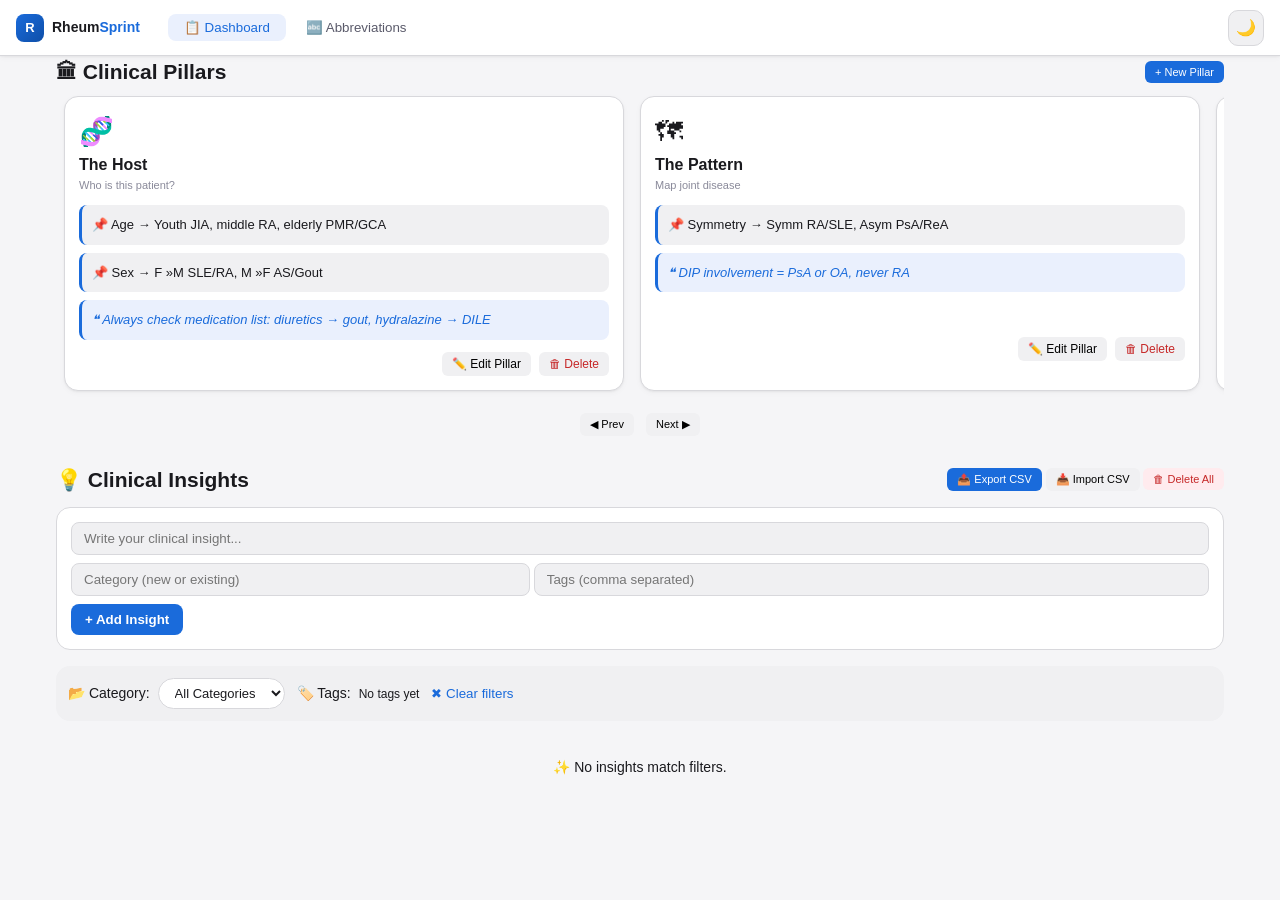
<file: study.html>
<!DOCTYPE html>
<html lang="en">
<head>
<meta charset="UTF-8">
<meta name="viewport" content="width=device-width, initial-scale=1.0, user-scalable=yes">
<title>RheumSprint Pro — Flexible Pillars, Dynamic Categories, Smart Navbar</title>
<style>
  * {
    box-sizing: border-box;
    margin: 0;
    padding: 0;
    -webkit-tap-highlight-color: transparent;
  }

  :root {
    --bg: #f5f5f7;
    --surface: #ffffff;
    --surface2: #f0f0f2;
    --border: #d8d8dc;
    --text: #1a1a1e;
    --text2: #5a5a6a;
    --text3: #8a8a9a;
    --accent: #1a6bdb;
    --accent2: #0e4fa8;
    --accent-bg: #eaf0fd;
    --radius: 14px;
    --radius-sm: 8px;
    --header-h: 56px;
    --tab-h: 56px;
    --shadow-sm: 0 1px 2px rgba(0,0,0,0.05), 0 2px 6px rgba(0,0,0,0.03);
    --shadow-md: 0 2px 8px rgba(0,0,0,0.08), 0 4px 16px rgba(0,0,0,0.05);
  }

  [data-theme="dark"] {
    --bg: #0f0f13;
    --surface: #1c1c22;
    --surface2: #26262e;
    --border: #3a3a46;
    --text: #f0f0f5;
    --text2: #a0a0b0;
    --text3: #606070;
    --accent: #4d8ef5;
    --accent-bg: #1a2540;
    --shadow-sm: 0 1px 3px rgba(0,0,0,0.3);
    --shadow-md: 0 4px 12px rgba(0,0,0,0.4);
  }

  body {
    font-family: -apple-system, BlinkMacSystemFont, 'SF Pro Text', 'Helvetica Neue', sans-serif;
    background: var(--bg);
    color: var(--text);
    font-size: 14px;
    line-height: 1.5;
    transition: background 0.2s;
  }

  /* Header with enhanced shadow */
  header {
    position: fixed;
    top: 0;
    left: 0;
    right: 0;
    z-index: 100;
    height: var(--header-h);
    background: var(--surface);
    border-bottom: 1px solid var(--border);
    display: flex;
    align-items: center;
    gap: 12px;
    padding: 0 16px;
    backdrop-filter: blur(16px);
    box-shadow: var(--shadow-sm);
  }

  .logo { display: flex; align-items: center; gap: 8px; font-weight: 700; }
  .logo-icon { width: 28px; height: 28px; border-radius: 8px; background: linear-gradient(135deg, #1a6bdb, #0e4fa8); display: flex; align-items: center; justify-content: center; font-size: 13px; color: white; }
  .header-tabs { display: flex; gap: 4px; margin-left: 16px; }
  .header-tab { padding: 6px 16px; border-radius: 8px; background: transparent; color: var(--text2); font-weight: 500; border: none; cursor: pointer; }
  .header-tab.active { background: var(--accent-bg); color: var(--accent); }
  .spacer { flex: 1; }
  .theme-btn { width: 36px; height: 36px; border-radius: 10px; border: 1px solid var(--border); background: var(--surface2); color: var(--text2); font-size: 16px; cursor: pointer; }
  .main { padding-top: var(--header-h); padding: var(--header-h) 16px 16px; max-width: 1200px; margin: 0 auto; }
  .tab-panel { display: none; }
  .tab-panel.active { display: block; }

  /* Bottom Nav with hide/show on scroll - hidden by default animation */
  .bottom-nav {
    display: none;
    position: fixed;
    bottom: 0;
    left: 0;
    right: 0;
    background: var(--surface);
    border-top: 1px solid var(--border);
    height: var(--tab-h);
    backdrop-filter: blur(16px);
    box-shadow: var(--shadow-md);
    transition: transform 0.3s ease;
    transform: translateY(0);
    z-index: 99;
  }
  .bottom-nav.hide-nav {
    transform: translateY(100%);
  }
  .bottom-nav-btn {
    flex: 1;
    display: flex;
    flex-direction: column;
    align-items: center;
    justify-content: center;
    background: transparent;
    border: none;
    color: var(--text3);
    cursor: pointer;
  }
  .bottom-nav-btn.active { color: var(--accent); }
  @media (max-width: 680px) { .header-tabs { display: none; } .bottom-nav { display: flex; } .main { padding-bottom: calc(var(--tab-h) + 12px); } }

  /* Pillar Slider - enhanced card design with flexible content */
  .pillar-slider-container { margin-bottom: 28px; }
  .pillar-slider { display: flex; overflow-x: auto; scroll-snap-type: x mandatory; gap: 16px; padding: 8px 8px 16px; scroll-behavior: smooth; }
  .pillar-slide { flex: 0 0 calc(100% - 48px); scroll-snap-align: center; background: var(--surface); border-radius: var(--radius); border: 1px solid var(--border); box-shadow: var(--shadow-sm); transition: box-shadow 0.2s; }
  .pillar-slide:hover { box-shadow: var(--shadow-md); }
  @media (min-width: 680px) { .pillar-slide { flex: 0 0 calc(50% - 16px); } }
  .pillar-card-inner { padding: 14px; }
  .pillar-header-row { display: flex; justify-content: space-between; align-items: flex-start; margin-bottom: 12px; }
  .pillar-content-area { min-height: 120px; }
  .pillar-content-item { background: var(--surface2); padding: 10px; border-radius: var(--radius-sm); margin-bottom: 8px; font-size: 13px; border-left: 3px solid var(--accent); }
  .pillar-quote { font-style: italic; color: var(--accent); background: var(--accent-bg); }
  .pillar-actions { display: flex; gap: 8px; justify-content: flex-end; margin-top: 12px; }

  /* Insight Cards with dynamic categories */
  .insight-card {
    background: var(--surface);
    border-radius: var(--radius);
    border: 1px solid var(--border);
    padding: 14px;
    margin-bottom: 12px;
    box-shadow: var(--shadow-sm);
  }
  .insight-header { display: flex; justify-content: space-between; align-items: center; flex-wrap: wrap; gap: 8px; margin-bottom: 8px; }
  .insight-category-badge { background: var(--accent-bg); color: var(--accent); padding: 3px 10px; border-radius: 20px; font-size: 11px; font-weight: 600; cursor: pointer; }
  .insight-timestamp { font-size: 10px; color: var(--text3); font-family: monospace; }
  .insight-text { font-size: 13.5px; margin: 8px 0; line-height: 1.45; }
  .insight-tags { display: flex; flex-wrap: wrap; gap: 6px; margin: 8px 0; }
  .tag { background: var(--surface2); padding: 3px 8px; border-radius: 16px; font-size: 10px; font-weight: 500; cursor: pointer; transition: all 0.1s; border: 1px solid var(--border); }
  .tag.active-filter { background: var(--accent); color: white; border-color: var(--accent); }
  .filter-bar {
    display: flex;
    flex-wrap: wrap;
    gap: 12px;
    margin: 16px 0;
    align-items: center;
    background: var(--surface2);
    padding: 12px;
    border-radius: var(--radius);
  }
  .filter-group { display: flex; align-items: center; gap: 8px; flex-wrap: wrap; }
  .filter-select { padding: 6px 12px; border-radius: 20px; border: 1px solid var(--border); background: var(--surface); color: var(--text); font-size: 13px; cursor: pointer; }
  .btn-icon { background: var(--surface2); border: none; padding: 5px 10px; border-radius: 6px; cursor: pointer; font-size: 12px; transition: all 0.1s; }
  .btn { padding: 8px 14px; border-radius: var(--radius-sm); border: none; background: var(--accent); color: white; font-weight: 600; cursor: pointer; }
  .btn-sm { padding: 5px 10px; font-size: 11px; border-radius: 6px; background: var(--surface2); border: none; cursor: pointer; }
  .search-input { background: var(--surface2); border: 1px solid var(--border); border-radius: var(--radius-sm); padding: 8px 12px; color: var(--text); width: 100%; }
  .flex-between { display: flex; justify-content: space-between; align-items: center; flex-wrap: wrap; gap: 10px; }
  .modal-overlay { position: fixed; inset: 0; background: rgba(0,0,0,0.5); z-index: 1000; display: none; align-items: center; justify-content: center; }
  .modal-content { background: var(--surface); border-radius: var(--radius); padding: 20px; width: 90%; max-width: 550px; max-height: 80vh; overflow-y: auto; border: 1px solid var(--border); }
  .abbrev-table { background: var(--surface); border-radius: var(--radius); border: 1px solid var(--border); overflow-x: auto; }
  .abbrev-header, .abbrev-row { display: grid; grid-template-columns: 100px 1fr 110px 80px; padding: 10px 12px; border-bottom: 1px solid var(--border); align-items: center; }
  @media (max-width: 680px) { .abbrev-header, .abbrev-row { grid-template-columns: 80px 1fr 70px; } .desktop-cat { display: none; } }
</style>
</head>
<body>

<header>
  <div class="logo"><div class="logo-icon">R</div><span>Rheum<span style="color:var(--accent)">Sprint</span></span></div>
  <nav class="header-tabs">
    <button class="header-tab active" onclick="switchTab('dashboard')">📋 Dashboard</button>
    <button class="header-tab" onclick="switchTab('abbreviations')">🔤 Abbreviations</button>
  </nav>
  <div class="spacer"></div>
  <button class="theme-btn" onclick="toggleTheme()">🌙</button>
</header>

<div class="main">
  <!-- DASHBOARD TAB -->
  <div class="tab-panel active" id="tab-dashboard">
    <div class="flex-between"><h2>🏛 Clinical Pillars</h2><button class="btn-sm" onclick="showAddPillarModal()" style="background:var(--accent);color:white;">+ New Pillar</button></div>
    <div class="pillar-slider-container"><div class="pillar-slider" id="pillarSlider"></div>
      <div style="display:flex;justify-content:center;gap:12px;margin-top:6px;"><button class="btn-sm" onclick="slidePillar(-1)">◀ Prev</button><button class="btn-sm" onclick="slidePillar(1)">Next ▶</button></div>
    </div>
    <div class="flex-between" style="margin-top: 24px;"><h2>💡 Clinical Insights</h2>
      <div><button class="btn-sm" onclick="exportInsightsToCSV()" style="background:var(--accent);color:white;">📤 Export CSV</button>
      <button class="btn-sm" onclick="triggerImport()">📥 Import CSV</button><input type="file" id="csvImportFile" accept=".csv" style="display:none" onchange="importInsightsFromCSV(this)"/>
      <button class="btn-sm" onclick="deleteAllInsights()" style="background:#ffebee;color:#c62828;">🗑 Delete All</button></div>
    </div>
    <!-- Add Insight Form -->
    <div style="background:var(--surface);border-radius:var(--radius);padding:14px;margin:12px 0;border:1px solid var(--border);">
      <input type="text" id="insight-text-input" class="search-input" placeholder="Write your clinical insight..." style="margin-bottom:8px;" />
      <div style="display:flex;gap:8px;flex-wrap:wrap;margin-bottom:8px;">
        <div style="flex:1; display:flex; gap:4px;"><input type="text" id="insight-category-input" class="search-input" placeholder="Category (new or existing)" list="category-datalist" style="flex:2"/><datalist id="category-datalist"></datalist>
        <input type="text" id="insight-tags-input" class="search-input" style="flex:3;" placeholder="Tags (comma separated)" /></div>
      </div>
      <button class="btn" onclick="addInsight()">+ Add Insight</button>
    </div>
    <!-- Filters -->
    <div class="filter-bar"><div class="filter-group"><span>📂 Category:</span><select id="category-filter" class="filter-select" onchange="applyFilters()"></select></div>
      <div class="filter-group"><span>🏷️ Tags:</span><div id="tag-filters-container" style="display:flex;flex-wrap:wrap;gap:6px;"></div></div>
      <button class="filter-clear" onclick="clearFilters()" style="background:transparent;border:none;color:var(--accent);cursor:pointer;">✖ Clear filters</button>
    </div>
    <div id="insights-list-container"></div>
  </div>

  <!-- ABBREVIATIONS TAB -->
  <div class="tab-panel" id="tab-abbreviations">
    <div class="flex-between"><h2>📖 Abbreviation Master List</h2><button class="btn-sm" onclick="deleteAllCustomAbbrev()" style="background:#ffebee;color:#c62828;">⚠ Delete All Custom</button></div>
    <div style="margin:12px 0; display:flex; gap:8px; flex-wrap:wrap;">
      <input type="text" id="abbrev-search" class="search-input" placeholder="Search code / meaning..." style="flex:1;" oninput="renderAbbrevTable()">
      <select id="cat-filter-abbrev" class="search-input" onchange="renderAbbrevTable()"></select>
    </div>
    <div class="abbrev-table"><div class="abbrev-header"><div>Code</div><div>Meaning</div><div class="desktop-cat">Category</div><div>Actions</div></div><div id="abbrev-table-body"></div></div>
    <div style="background:var(--surface);border-radius:var(--radius);padding:16px;margin-top:16px;border:1px solid var(--border);">
      <h4>➕ Add Custom Abbreviation</h4>
      <div style="display:flex; gap:8px; flex-wrap:wrap; margin-top:8px;">
        <input type="text" id="new-code" placeholder="Code" style="flex:1;" class="search-input">
        <input type="text" id="new-meaning" placeholder="Meaning" style="flex:2;" class="search-input">
        <select id="new-cat-select" class="search-input"></select>
        <button class="btn" onclick="addCustomAbbrev()">Add</button>
      </div>
    </div>
  </div>
</div>

<nav class="bottom-nav" id="bottomNav"><button class="bottom-nav-btn active" onclick="switchTab('dashboard')">📋 Dashboard</button><button class="bottom-nav-btn" onclick="switchTab('abbreviations')">🔤 Abbrevs</button></nav>

<!-- Edit Modals -->
<div id="editModal" class="modal-overlay" onclick="if(event.target===this) closeModal()"><div class="modal-content"><h3>✏️ Edit Insight</h3><input type="hidden" id="edit-id" /><label>Text</label><textarea id="edit-text" rows="3" style="width:100%"></textarea><label>Category</label><input type="text" id="edit-category" class="search-input" list="category-datalist-edit" /><datalist id="category-datalist-edit"></datalist><label>Tags</label><input type="text" id="edit-tags" class="search-input" /><div style="display:flex; gap:8px; margin-top:16px;"><button class="btn-sm" onclick="closeModal()">Cancel</button><button class="btn" onclick="saveEditInsight()">Save</button></div></div></div>

<div id="pillarEditModal" class="modal-overlay" onclick="if(event.target===this) closePillarModal()"><div class="modal-content"><h3>🗂 Edit Pillar</h3><input type="hidden" id="pillar-edit-idx" /><label>Title</label><input type="text" id="pillar-title" class="search-input" /><label>Subtitle</label><input type="text" id="pillar-subtitle" class="search-input" /><label>Content (each line: type:content | types: text, quote)</label><div id="pillar-content-editor"></div><button class="btn" onclick="savePillarEdit()">Save Changes</button></div></div>

<script>
  // ---------- DATA ----------
  let customEntries = JSON.parse(localStorage.getItem('rsp_custom') || '[]');
  let insights = JSON.parse(localStorage.getItem('rsp_insights_v4') || '[]');
  let userPillars = JSON.parse(localStorage.getItem('rsp_pillars_v2') || '[]');
  let activeCategoryFilter = 'all';
  let activeTagFilters = new Set();

  // Default pillars with flexible content array: each item { type: 'text' or 'quote', content: string }
  const DEFAULT_PILLARS = [
    { id: "p1", title: "The Host", subtitle: "Who is this patient?", icon: "🧬", content: [{ type: "text", content: "Age → Youth JIA, middle RA, elderly PMR/GCA" },{ type: "text", content: "Sex → F »M SLE/RA, M »F AS/Gout" },{ type: "quote", content: "Always check medication list: diuretics → gout, hydralazine → DILE" }] },
    { id: "p2", title: "The Pattern", subtitle: "Map joint disease", icon: "🗺", content: [{ type: "text", content: "Symmetry → Symm RA/SLE, Asym PsA/ReA" },{ type: "quote", content: "DIP involvement = PsA or OA, never RA" }] },
    { id: "p3", title: "The Time", subtitle: "Tempo tells tale", icon: "⏱", content: [{ type: "text", content: "<24h acute → Gout, Septic" },{ type: "text", content: "EMS >1hr = inflammatory" },{ type: "quote", content: "Night pain waking at 3-5am = inflammatory axial disease" }] },
    { id: "p4", title: "The Systemic", subtitle: "Beyond joints", icon: "🫀", content: [{ type: "text", content: "ILD → SSc, RA; PAH → SSc, SLE" },{ type: "quote", content: "Raynaud + nailfold capillaries = SSc until proven otherwise" }] }
  ];
  function loadPillars() { if (userPillars.length === 0) userPillars = JSON.parse(JSON.stringify(DEFAULT_PILLARS)); savePillars(); renderPillarSlider(); }
  function savePillars() { localStorage.setItem('rsp_pillars_v2', JSON.stringify(userPillars)); }
  function renderPillarSlider() {
    const container = document.getElementById('pillarSlider'); if (!container) return;
    container.innerHTML = userPillars.map((pillar, idx) => {
      const contentHtml = (pillar.content || []).map(item => `<div class="pillar-content-item ${item.type === 'quote' ? 'pillar-quote' : ''}">${item.type === 'quote' ? '❝ ' : '📌 '}${escapeHtml(item.content)}</div>`).join('');
      return `<div class="pillar-slide"><div class="pillar-card-inner"><div class="pillar-header-row"><div><div style="font-size:28px;">${pillar.icon || '📌'}</div><strong style="font-size:16px;">${escapeHtml(pillar.title)}</strong><div style="font-size:11px;color:var(--text3)">${escapeHtml(pillar.subtitle)}</div></div></div><div class="pillar-content-area">${contentHtml || '<div class="pillar-content-item">✨ Click edit to add content (text or quote)</div>'}</div><div class="pillar-actions"><button class="btn-icon" onclick="openPillarEditor(${idx})">✏️ Edit Pillar</button><button class="btn-icon" onclick="deletePillar(${idx})" style="color:#c62828;">🗑 Delete</button></div></div></div>`;
    }).join('');
    if(userPillars.length===0) container.innerHTML='<div style="padding:20px;text-align:center;">No pillars. Click "+ New Pillar" to create.</div>';
  }
  function slidePillar(d) { const s=document.getElementById('pillarSlider'); if(s) s.scrollBy({ left: s.clientWidth*0.9*d, behavior:'smooth' }); }
  function openPillarEditor(idx) { 
    const p = userPillars[idx];
    document.getElementById('pillar-edit-idx').value = idx;
    document.getElementById('pillar-title').value = p.title;
    document.getElementById('pillar-subtitle').value = p.subtitle;
    const container = document.getElementById('pillar-content-editor');
    container.innerHTML = `<div id="pillar-content-list"></div><button class="btn-sm" onclick="addPillarContentItem()" style="margin-top:8px;">+ Add Content (text/quote)</button>`;
    const listDiv = document.getElementById('pillar-content-list');
    (p.content || []).forEach((item, i) => {
      const div = document.createElement('div');
      div.style.marginBottom = '8px';
      div.style.display = 'flex';
      div.style.gap = '6px';
      div.innerHTML = `<select id="pctype-${i}" style="padding:5px;" class="filter-select"><option ${item.type==='text'?'selected':''} value="text">📘 Text</option><option ${item.type==='quote'?'selected':''} value="quote">❝ Quote</option></select><input type="text" id="pccontent-${i}" value="${escapeHtml(item.content)}" style="flex:1;" class="search-input"><button class="btn-icon" onclick="removePillarContentItem(${i})">✖</button>`;
      listDiv.appendChild(div);
    });
    document.getElementById('pillarEditModal').style.display = 'flex';
  }
  window.pillarContentCounter = 0;
  function addPillarContentItem() { const list=document.getElementById('pillar-content-list'); const idx=Date.now(); const div=document.createElement('div'); div.style.marginBottom='8px'; div.style.display='flex'; div.style.gap='6px'; div.innerHTML=`<select id="pctype-new-${idx}" class="filter-select"><option value="text">📘 Text</option><option value="quote">❝ Quote</option></select><input type="text" id="pccontent-new-${idx}" placeholder="Enter content..." class="search-input" style="flex:1;"><button class="btn-icon" onclick="this.parentElement.remove()">✖</button>`; list.appendChild(div); }
  function removePillarContentItem(idx) { const el=document.getElementById(`pctype-${idx}`)?.parentElement; if(el) el.remove(); }
  function savePillarEdit() { const idx = parseInt(document.getElementById('pillar-edit-idx').value); const newTitle = document.getElementById('pillar-title').value.trim(); const newSub = document.getElementById('pillar-subtitle').value.trim(); const contentItems = []; const listDiv = document.getElementById('pillar-content-list'); if(listDiv){ const rows = listDiv.children; for(let i=0; i<rows.length; i++){ const typeSelect = rows[i].querySelector('select'); const contentInput = rows[i].querySelector('input[type="text"]'); if(typeSelect && contentInput && contentInput.value.trim()){ contentItems.push({ type: typeSelect.value, content: contentInput.value.trim() }); } } } const newContentInputs = document.querySelectorAll('[id^="pctype-new-"]'); newContentInputs.forEach(sel => { const parent = sel.parentElement; const contentInp = parent.querySelector('input[type="text"]'); if(contentInp && contentInp.value.trim()){ contentItems.push({ type: sel.value, content: contentInp.value.trim() }); } }); if(newTitle) userPillars[idx] = { ...userPillars[idx], title: newTitle, subtitle: newSub, content: contentItems }; savePillars(); renderPillarSlider(); closePillarModal(); }
  function deletePillar(idx) { if(confirm("Delete pillar?")){ userPillars.splice(idx,1); savePillars(); renderPillarSlider(); } }
  function showAddPillarModal() { let title=prompt("Pillar title"); if(!title) return; let subtitle=prompt("Subtitle")||""; userPillars.push({ id:Date.now().toString(), title, subtitle, icon:"📘", content: [{ type:"text", content:"New insight here" }] }); savePillars(); renderPillarSlider(); }
  function closePillarModal() { document.getElementById('pillarEditModal').style.display = 'none'; }

  // ---------- INSIGHTS with dynamic categories ----------
  function getAllCategories() { return [...new Set(insights.map(i=>i.category).filter(Boolean))]; }
  function updateCategoryDatalists() { const cats=getAllCategories(); const datalist=document.getElementById('category-datalist'); if(datalist) datalist.innerHTML=cats.map(c=>`<option value="${escapeHtml(c)}">`).join(''); const editDatalist=document.getElementById('category-datalist-edit'); if(editDatalist) editDatalist.innerHTML=cats.map(c=>`<option value="${escapeHtml(c)}">`).join(''); const filterSelect=document.getElementById('category-filter'); if(filterSelect){ filterSelect.innerHTML='<option value="all">All Categories</option>'+cats.map(c=>`<option value="${escapeHtml(c)}" ${activeCategoryFilter===c?'selected':''}>${escapeHtml(c)}</option>`).join(''); if(cats.length===0) filterSelect.innerHTML='<option value="all">All Categories</option>'; } }
  function getCurrentTimestamp() { const now=new Date(); return now.toLocaleString('en-US',{month:'short',day:'numeric',hour:'2-digit',minute:'2-digit'}); }
  function addInsight() {
    const text = document.getElementById('insight-text-input').value.trim();
    if(!text) return alert("Write an insight");
    let category = document.getElementById('insight-category-input').value.trim();
    if(!category) category = "Uncategorized";
    const tagsRaw = document.getElementById('insight-tags-input').value.trim();
    let tags = tagsRaw ? tagsRaw.split(',').map(t=>t.trim().toLowerCase()).filter(t=>t) : [];
    const now = getCurrentTimestamp();
    insights.unshift({ id:Date.now(), text, category, tags, createdAt:now, updatedAt:now });
    localStorage.setItem('rsp_insights_v4', JSON.stringify(insights));
    document.getElementById('insight-text-input').value='';
    document.getElementById('insight-category-input').value='';
    document.getElementById('insight-tags-input').value='';
    updateCategoryDatalists();
    applyFilters();
  }
  function getAllTagsFromInsights() { const set=new Set(); insights.forEach(i=>{ if(i.tags) i.tags.forEach(t=>set.add(t)); }); return Array.from(set).sort(); }
  function renderTagFilters() { const container=document.getElementById('tag-filters-container'); if(!container) return; const allTags=getAllTagsFromInsights(); container.innerHTML=allTags.map(t=>`<span class="tag ${activeTagFilters.has(t)?'active-filter':''}" data-tag="${escapeHtml(t)}" onclick="toggleTagFilter('${escapeHtml(t)}')">#${escapeHtml(t)}</span>`).join(''); if(allTags.length===0) container.innerHTML='<span style="font-size:12px;">No tags yet</span>'; }
  function toggleTagFilter(tag) { if(activeTagFilters.has(tag)) activeTagFilters.delete(tag); else activeTagFilters.add(tag); renderTagFilters(); applyFilters(); }
  function applyFilters() { activeCategoryFilter = document.getElementById('category-filter')?.value || 'all'; renderInsightsList(); renderTagFilters(); updateCategoryDatalists(); }
  function clearFilters() { activeCategoryFilter='all'; activeTagFilters.clear(); if(document.getElementById('category-filter')) document.getElementById('category-filter').value='all'; renderTagFilters(); applyFilters(); }
  function renderInsightsList() {
    const container=document.getElementById('insights-list-container'); if(!container) return;
    let filtered = insights.filter(i => (activeCategoryFilter==='all' || i.category===activeCategoryFilter) && (activeTagFilters.size===0 || (i.tags && i.tags.some(t=>activeTagFilters.has(t)))));
    if(filtered.length===0){ container.innerHTML='<div style="padding:20px;text-align:center;">✨ No insights match filters.</div>'; return; }
    container.innerHTML=filtered.map(i=>`<div class="insight-card"><div class="insight-header"><span class="insight-category-badge" onclick="document.getElementById('category-filter').value='${escapeHtml(i.category)}';applyFilters()">📁 ${escapeHtml(i.category)}</span><span class="insight-timestamp">🕒 ${escapeHtml(i.updatedAt||i.createdAt)}</span></div><div class="insight-text">💡 ${escapeHtml(i.text)}</div><div class="insight-tags">${(i.tags||[]).map(t=>`<span class="tag" onclick="toggleTagFilter('${escapeHtml(t)}')">#${escapeHtml(t)}</span>`).join('')}</div><div class="insight-actions"><button class="btn-icon" onclick="openEditInsightModal(${i.id})">✏️ Edit</button><button class="btn-icon" onclick="deleteInsight(${i.id})" style="color:#c62828;">🗑 Delete</button></div></div>`).join('');
  }
  function openEditInsightModal(id) { const i=insights.find(x=>x.id===id); if(!i) return; document.getElementById('edit-id').value=i.id; document.getElementById('edit-text').value=i.text; document.getElementById('edit-category').value=i.category; document.getElementById('edit-tags').value=(i.tags||[]).join(', '); updateCategoryDatalists(); document.getElementById('editModal').style.display='flex'; }
  function saveEditInsight() { const id=parseInt(document.getElementById('edit-id').value); const newText=document.getElementById('edit-text').value.trim(); const newCat=document.getElementById('edit-category').value.trim()||"Uncategorized"; const tagsRaw=document.getElementById('edit-tags').value.trim(); const newTags=tagsRaw?tagsRaw.split(',').map(t=>t.trim().toLowerCase()).filter(t=>t):[]; if(!newText) return; const idx=insights.findIndex(i=>i.id===id); if(idx!==-1){ insights[idx]={...insights[idx], text:newText, category:newCat, tags:newTags, updatedAt:getCurrentTimestamp()}; localStorage.setItem('rsp_insights_v4',JSON.stringify(insights)); closeModal(); applyFilters(); } }
  function deleteInsight(id) { if(confirm("Delete?")){ insights=insights.filter(i=>i.id!==id); localStorage.setItem('rsp_insights_v4',JSON.stringify(insights)); applyFilters(); } }
  function deleteAllInsights() { if(confirm("Delete ALL?")){ insights=[]; localStorage.setItem('rsp_insights_v4',JSON.stringify(insights)); applyFilters(); } }
  function closeModal() { document.getElementById('editModal').style.display='none'; }

  // CSV functions
  function exportInsightsToCSV() { let rows=[["id","text","category","tags","createdAt","updatedAt"]]; insights.forEach(i=>{ rows.push([i.id,`"${i.text.replace(/"/g,'""')}"`,i.category,`"${(i.tags||[]).join(';')}"`,i.createdAt||'',i.updatedAt||'']); }); const blob=new Blob(["\uFEFF"+rows.map(r=>r.join(",")).join("\n")],{type:"text/csv"}); const a=document.createElement("a"); a.href=URL.createObjectURL(blob); a.download="rheum_insights.csv"; a.click(); URL.revokeObjectURL(a.href); }
  function triggerImport() { document.getElementById('csvImportFile').click(); }
  function importInsightsFromCSV(input) { const file=input.files[0]; if(!file) return; const reader=new FileReader(); reader.onload=function(e){ const lines=e.target.result.split(/\r?\n/); if(lines.length<2) return; const headers=lines[0].split(',').map(h=>h.replace(/"/g,'').trim()); const textIdx=headers.findIndex(h=>h==='text'), catIdx=headers.findIndex(h=>h==='category'), tagsIdx=headers.findIndex(h=>h==='tags'); if(textIdx===-1) return alert("Missing text column"); let imported=0; for(let i=1;i<lines.length;i++){ if(!lines[i].trim()) continue; let row=lines[i].match(/(".*?"|[^,]*)(,|$)/g).map(x=>x.replace(/,$/,'').replace(/^"|"$/g,'').replace(/""/g,'"')); if(row.length<=textIdx) continue; let text=row[textIdx]?.trim(); if(!text) continue; let category=(catIdx!==-1&&row[catIdx])?row[catIdx].trim():"Uncategorized"; let tagsRaw=(tagsIdx!==-1&&row[tagsIdx])?row[tagsIdx].trim():""; let tags=tagsRaw?tagsRaw.split(';').map(t=>t.trim().toLowerCase()).filter(t=>t):[]; const now=getCurrentTimestamp(); insights.unshift({ id:Date.now()+i, text, category, tags, createdAt:now, updatedAt:now }); imported++; } if(imported){ localStorage.setItem('rsp_insights_v4',JSON.stringify(insights)); applyFilters(); alert(`Imported ${imported} insights.`); } else alert("No valid insights"); input.value=''; }; reader.readAsText(file,"UTF-8"); }

  // ---------- ABBREVIATIONS with edit & delete ----------
  const BASE_ABBREV = [{ cat:"Core", code:"RA", meaning:"Rheumatoid Arthritis"},{ cat:"Core", code:"SLE", meaning:"Systemic Lupus"},{ cat:"Serology", code:"ANA", meaning:"Antinuclear Antibody"},{ cat:"Treatment", code:"MTX", meaning:"Methotrexate"}];
  function getAllAbbrev() { return [...BASE_ABBREV, ...customEntries]; }
  function renderAbbrevTable() { const search=document.getElementById('abbrev-search')?.value.toLowerCase()||''; const catFil=document.getElementById('cat-filter-abbrev')?.value||'All'; let filtered=getAllAbbrev().filter(i=>(i.code.toLowerCase().includes(search)||i.meaning.toLowerCase().includes(search))&&(catFil==='All'||i.cat===catFil)); const tbody=document.getElementById('abbrev-table-body'); if(!tbody) return; if(filtered.length===0){ tbody.innerHTML='<div class="abbrev-row">No entries</div>'; return; } tbody.innerHTML=filtered.map((item,idx)=>{ const isCustom=customEntries.some(c=>c===item); return `<div class="abbrev-row"><div><strong>${escapeHtml(item.code)}</strong></div><div>${escapeHtml(item.meaning)}</div><div class="desktop-cat"><span style="background:var(--surface2);padding:2px 8px;border-radius:12px;">${escapeHtml(item.cat)}</span></div><div><button class="btn-icon" onclick="editAbbrev(${idx})">✏️</button>${isCustom?`<button class="btn-icon" onclick="deleteCustomAbbrev(${idx})" style="color:#c62828;">🗑</button>`:''}</div></div>`; }).join(''); }
  function editAbbrev(idx){ const all=getAllAbbrev(); const target=all[idx]; const isCustom=customEntries.some(c=>c===target); if(!isCustom){ alert("Built-in abbreviations cannot be edited, but you can add a custom version."); return; } const newCode=prompt("Edit code",target.code); if(newCode) target.code=newCode; const newMean=prompt("Edit meaning",target.meaning); if(newMean) target.meaning=newMean; const newCat=prompt("Edit category",target.cat); if(newCat) target.cat=newCat; localStorage.setItem('rsp_custom',JSON.stringify(customEntries)); renderAbbrevTable(); populateCategoryFilter(); }
  function deleteCustomAbbrev(idx){ const all=getAllAbbrev(); const target=all[idx]; customEntries=customEntries.filter(c=>c!==target); localStorage.setItem('rsp_custom',JSON.stringify(customEntries)); renderAbbrevTable(); populateCategoryFilter(); }
  function addCustomAbbrev(){ let code=document.getElementById('new-code')?.value.trim(); let meaning=document.getElementById('new-meaning')?.value.trim(); let cat=document.getElementById('new-cat-select')?.value; if(!code||!meaning) return alert("Enter both"); customEntries.push({ cat, code, meaning }); localStorage.setItem('rsp_custom',JSON.stringify(customEntries)); document.getElementById('new-code').value=''; document.getElementById('new-meaning').value=''; renderAbbrevTable(); populateCategoryFilter(); }
  function deleteAllCustomAbbrev(){ if(confirm("Delete all custom?")){ customEntries=[]; localStorage.setItem('rsp_custom',JSON.stringify(customEntries)); renderAbbrevTable(); populateCategoryFilter(); } }
  function populateCategoryFilter(){ const cats=[...new Set(getAllAbbrev().map(d=>d.cat))]; const sel=document.getElementById('cat-filter-abbrev'); if(sel) sel.innerHTML='<option value="All">All</option>'+cats.map(c=>`<option value="${escapeHtml(c)}">${escapeHtml(c)}</option>`).join(''); const addSel=document.getElementById('new-cat-select'); if(addSel) addSel.innerHTML=cats.map(c=>`<option value="${escapeHtml(c)}">${escapeHtml(c)}</option>`).join(''); }

  // Scroll behavior for bottom nav
  let lastScrollY = window.scrollY;
  function handleScroll() { const nav = document.getElementById('bottomNav'); if(!nav) return; const currentY = window.scrollY; if(currentY > lastScrollY && currentY > 60) nav.classList.add('hide-nav'); else nav.classList.remove('hide-nav'); lastScrollY = currentY; }
  window.addEventListener('scroll', handleScroll, { passive: true });

  // Helper
  function escapeHtml(s) { if(!s) return ''; return String(s).replace(/[&<>]/g, m=> m==='&'?'&amp;': m==='<'?'&lt;':'&gt;'); }
  let darkMode = localStorage.getItem('rsp_theme') === 'dark';
  function applyTheme() { document.documentElement.setAttribute('data-theme', darkMode?'dark':'light'); document.querySelector('.theme-btn').textContent = darkMode?'☀️':'🌙'; }
  function toggleTheme() { darkMode=!darkMode; localStorage.setItem('rsp_theme', darkMode?'dark':'light'); applyTheme(); }
  applyTheme();
  function switchTab(name) { document.querySelectorAll('.tab-panel').forEach(p=>p.classList.remove('active')); document.getElementById(`tab-${name}`).classList.add('active'); document.querySelectorAll('.header-tab').forEach((btn,i)=>btn.classList.toggle('active', (i===0&&name==='dashboard')||(i===1&&name==='abbreviations'))); document.querySelectorAll('.bottom-nav-btn').forEach((btn,i)=>btn.classList.toggle('active', (i===0&&name==='dashboard')||(i===1&&name==='abbreviations'))); if(name==='abbreviations') { renderAbbrevTable(); populateCategoryFilter(); } else { applyFilters(); renderPillarSlider(); } }
  window.addEventListener('load', () => { loadPillars(); if(insights.length===0) insights=[]; updateCategoryDatalists(); applyFilters(); populateCategoryFilter(); renderAbbrevTable(); });
  window.switchTab=switchTab; window.toggleTheme=toggleTheme; window.slidePillar=slidePillar; window.openPillarEditor=openPillarEditor; window.deletePillar=deletePillar; window.showAddPillarModal=showAddPillarModal; window.addPillarContentItem=addPillarContentItem; window.removePillarContentItem=removePillarContentItem; window.savePillarEdit=savePillarEdit; window.closePillarModal=closePillarModal;
  window.addInsight=addInsight; window.openEditInsightModal=openEditInsightModal; window.saveEditInsight=saveEditInsight; window.deleteInsight=deleteInsight; window.deleteAllInsights=deleteAllInsights; window.closeModal=closeModal; window.applyFilters=applyFilters; window.clearFilters=clearFilters; window.toggleTagFilter=toggleTagFilter;
  window.exportInsightsToCSV=exportInsightsToCSV; window.triggerImport=triggerImport; window.importInsightsFromCSV=importInsightsFromCSV;
  window.addCustomAbbrev=addCustomAbbrev; window.deleteAllCustomAbbrev=deleteAllCustomAbbrev; window.editAbbrev=editAbbrev; window.deleteCustomAbbrev=deleteCustomAbbrev;
</script>
</body>
</html>
</file>
